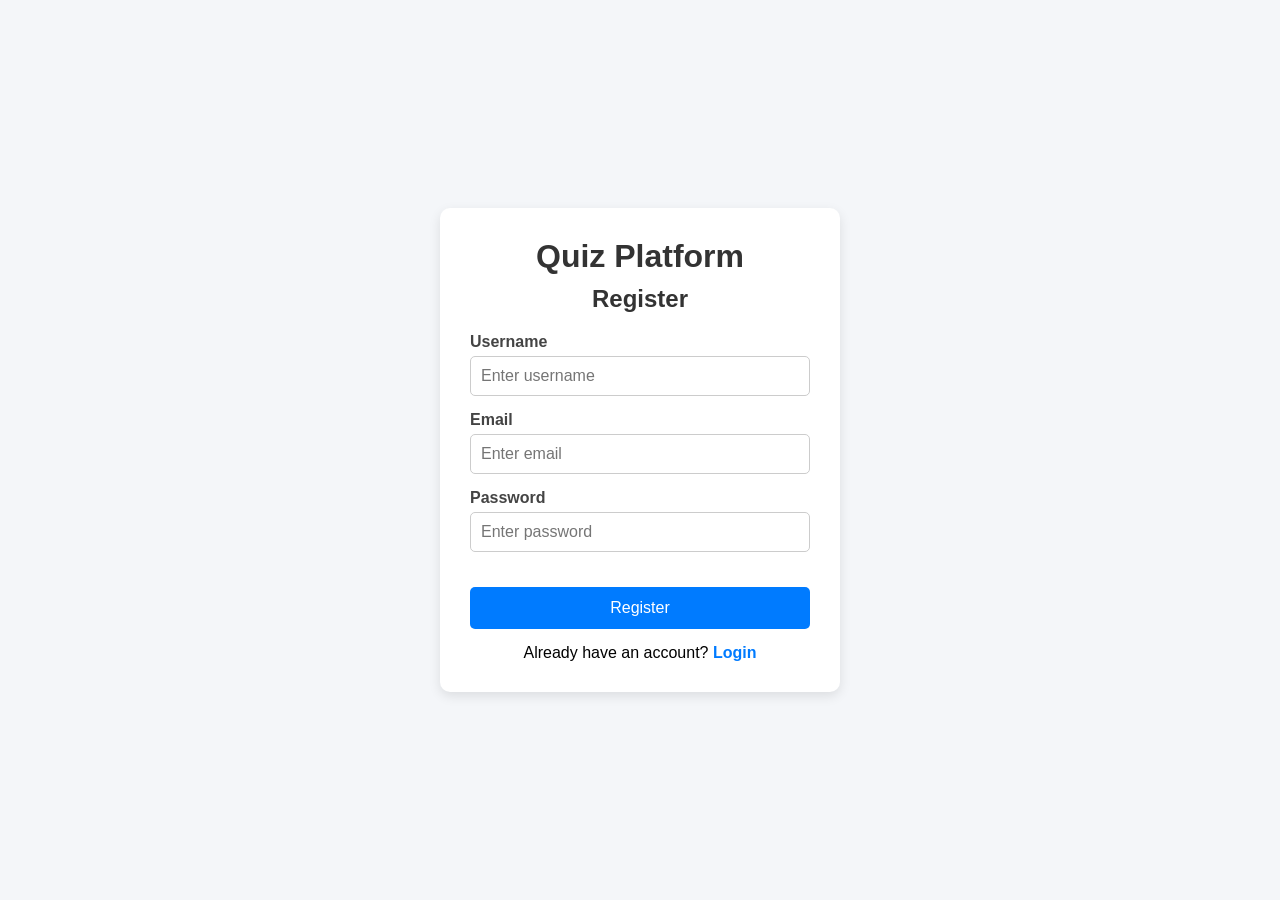
<file: index.html>
<!DOCTYPE html>
<html lang="en">
<head>
    <meta charset="UTF-8">
    <meta name="viewport" content="width=device-width, initial-scale=1.0">
    <title>Register</title>

    <link rel="stylesheet" href="style.css">
</head>
<body>

    <div class="form-card">

        <h1>Quiz Platform</h1>
        <h2>Register</h2>

        <form id="registerForm">

            <div class="input-group">
                <label for="username">Username</label>
                <input
                    type="text"
                    id="username"
                    placeholder="Enter username"
                    required
                >
            </div>

            <div class="input-group">
                <label for="email">Email</label>
                <input
                    type="email"
                    id="email"
                    placeholder="Enter email"
                    required
                >
            </div>

            <div class="input-group">
                <label for="password">Password</label>
                <input
                    type="password"
                    id="password"
                    placeholder="Enter password"
                    required
                >
            </div>

            <p id="registerMessage"></p>

            <button type="submit">Register</button>

        </form>

        <p class="link-text">
            Already have an account?
            <a href="login.html">Login</a>
        </p>

    </div>

    <script src="script.js"></script>

</body>
</html>
</file>
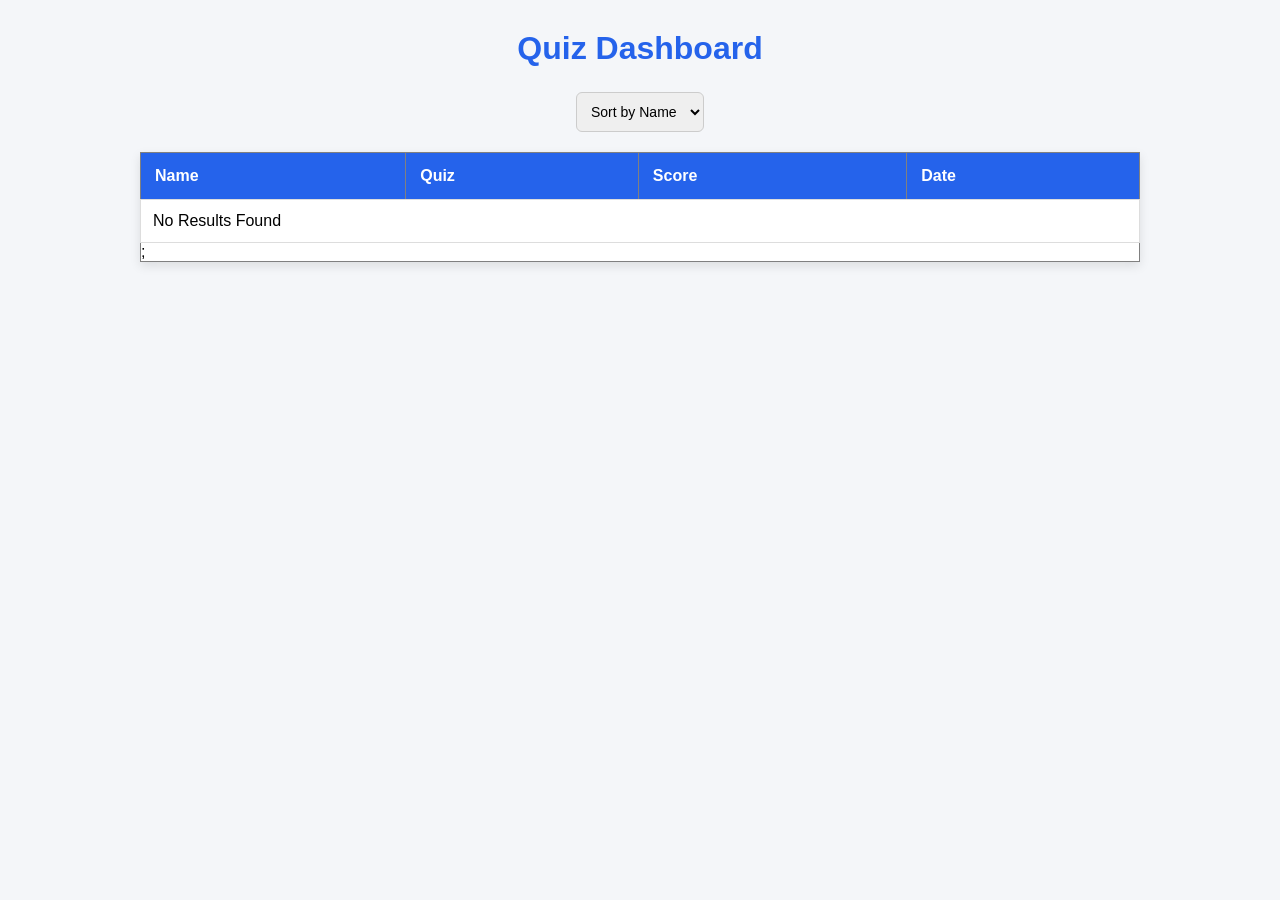
<file: dashboard.html>
<!DOCTYPE html>
<html lang="en">
<head>
    <meta charset="UTF-8">
    <meta name="viewport" content="width=device-width, initial-scale=1.0">
    <title>Dashboard</title>
    <link rel="stylesheet" href="dashboard.css">
</head>
<body>
    <h2>Quiz Dashboard</h2>

    <select id="sortBy">
        <option value="name">Sort by Name</option>
        <option value="score">Sort by Score</option>
        <option value="date">Sort by Date</option>

    </select>
<table border="1" id="resultTable">
    <thead>
        <tr>
            <th>Name</th>
            <th>Quiz</th>
            <th>Score</th>
            <th>Date</th>
        </tr>
    </thead>
    <tbody>
    </tbody>
</table>

    <script src="dashboard.js"></script>
    
</body>
</html>
</file>
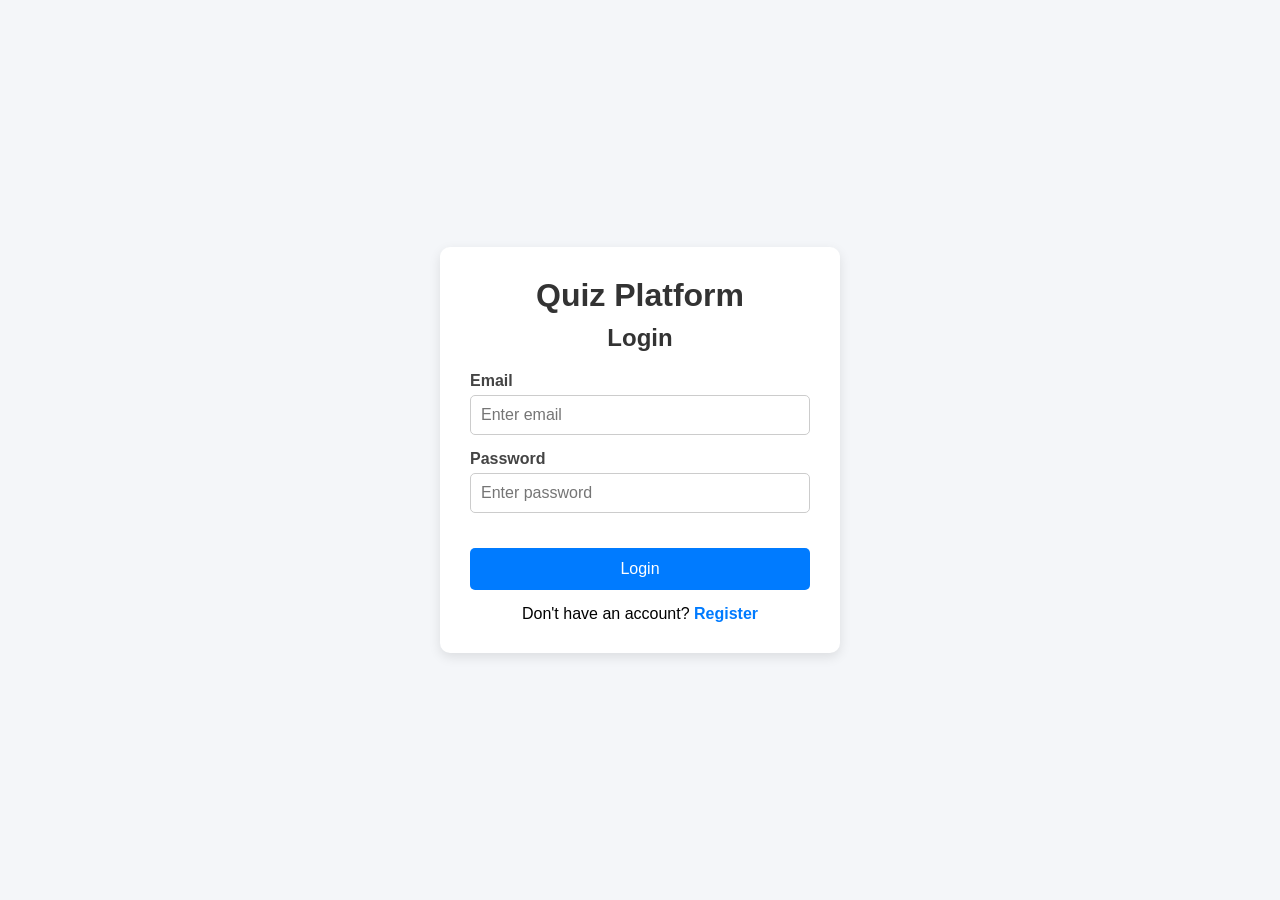
<file: login.html>
<!DOCTYPE html>
<html lang="en">
<head>
    <meta charset="UTF-8">
    <meta name="viewport" content="width=device-width, initial-scale=1.0">
    <title>Login</title>

    <link rel="stylesheet" href="style.css">
</head>
<body>

    <div class="form-card">

        <h1>Quiz Platform</h1>
        <h2>Login</h2>

        <form id="loginForm">

            <div class="input-group">
                <label for="loginEmail">Email</label>
                <input
                    type="email"
                    id="loginEmail"
                    placeholder="Enter email"
                    required
                >
            </div>

            <div class="input-group">
                <label for="loginPassword">Password</label>
                <input
                    type="password"
                    id="loginPassword"
                    placeholder="Enter password"
                    required
                >
            </div>

            <p id="loginMessage"></p>

            <button type="submit">Login</button>

        </form>

        <p class="link-text">
            Don't have an account?
            <a href="index.html">Register</a>
        </p>

    </div>

    <script src="script.js"></script>


</body>
</html>
</file>
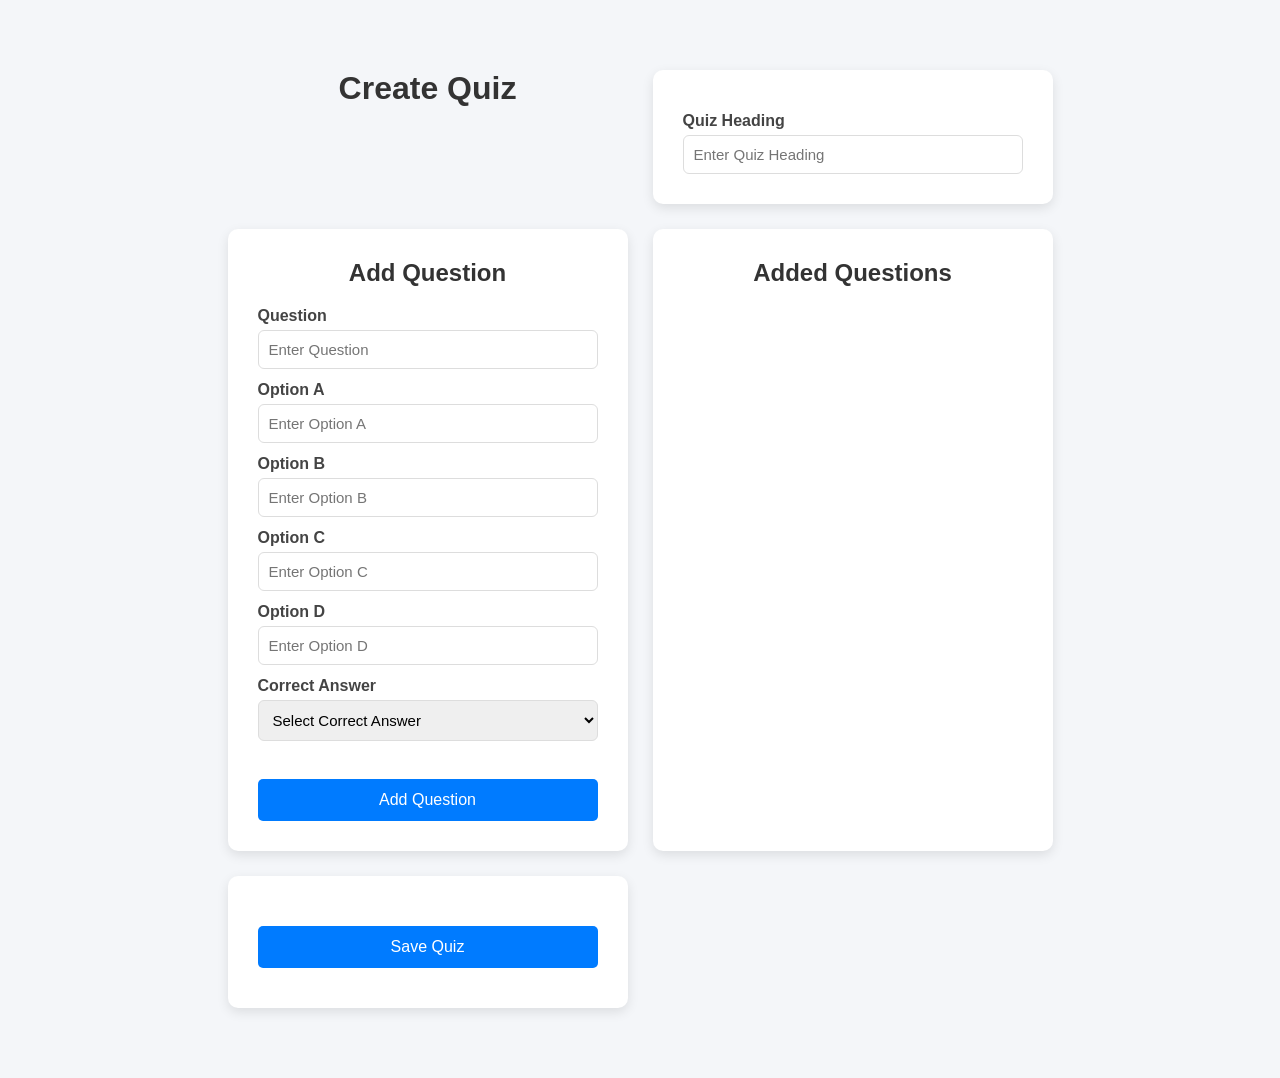
<file: quiz.html>
<!DOCTYPE html>
<html lang="en">
<head>
    <meta charset="UTF-8">
    <meta name="viewport" content="width=device-width, initial-scale=1.0">
    <title>Create Quiz</title>

    <link rel="stylesheet" href="style.css">
</head>
<body>

    <div class="container">

        <h1>Create Quiz</h1>

        <!-- Quiz Title -->
        <div class="form-card">

            <label for="quizHeading">Quiz Heading</label>
            <input
                type="text"
                id="quizHeading"
                placeholder="Enter Quiz Heading"
            >

        </div>

        <!-- Question Form -->
        <div class="form-card">

            <h2>Add Question</h2>

            <label for="question">
                Question
            </label>

            <input
                type="text"
                id="question"
                placeholder="Enter Question"
            >

            <label for="optionA">
                Option A
            </label>

            <input
                type="text"
                id="optionA"
                placeholder="Enter Option A"
            >

            <label for="optionB">
                Option B
            </label>

            <input
                type="text"
                id="optionB"
                placeholder="Enter Option B"
            >

            <label for="optionC">
                Option C
            </label>

            <input
                type="text"
                id="optionC"
                placeholder="Enter Option C"
            >

            <label for="optionD">
                Option D
            </label>

            <input
                type="text"
                id="optionD"
                placeholder="Enter Option D"
            >

            <!-- Correct Answer -->

            <label for="correctAnswer">
                Correct Answer
            </label>

            <select id="correctAnswer">
                <option value="">Select Correct Answer</option>
                <option value="A">Option A</option>
                <option value="B">Option B</option>
                <option value="C">Option C</option>
                <option value="D">Option D</option>
            </select>

            <br><br>

            <!-- Add Question Button -->

            <button id="addQuestionBtn">
                Add Question
            </button>

        </div>

        <!-- Show Added Questions -->

        <div class="form-card">

            <h2>Added Questions</h2>

            <div id="questionList">
                <!-- Questions will appear here -->
            </div>

        </div>

        <!-- Save Quiz -->
        
        <div class="form-card">

            <button id="saveQuizBtn">
                Save Quiz
            </button>

            <p id="quizMessage"></p>
            <div id="quizLink"></div>

        </div>

    </div>

    <script src="script.js"></script>

</body>
</html>
</file>
<file: style.css>
* {
    margin: 0;
    padding: 0;
    box-sizing: border-box;
}

body {
    font-family: Arial, sans-serif;
    background-color: #f4f6f9;
    min-height: 100vh;

    display: flex;
    justify-content: center;
    align-items: center;

    padding: 20px;
}

/* =========================
   Main Container
========================= */

.container {
    max-width: 1200px;
    margin: 30px auto;
    padding: 20px;

    display: grid;
    grid-template-columns: repeat(auto-fit, minmax(400px, 1fr));
    gap: 25px;
}

.form-card {
    background: white;
    padding: 25px;
    border-radius: 12px;
    box-shadow: 0 4px 12px rgba(0,0,0,0.08);
}

.form-card h2 {
    text-align: center;
    margin-bottom: 20px;
    color: #333;
}

/* Labels */
label {
    display: block;
    margin-top: 12px;
    margin-bottom: 5px;
    font-weight: bold;
    color: #444;
}

/* Inputs */
input,
select {
    width: 100%;
    padding: 10px;
    border: 1px solid #ddd;
    border-radius: 6px;
    font-size: 15px;
}

/* Focus Effect */
input:focus,
select:focus {
    outline: none;
    border-color: #1877f2;
}

/* Buttons */
button {
    width: 100%;
    padding: 12px;
    margin-top: 20px;

    background: #1877f2;
    color: white;

    border: none;
    border-radius: 6px;

    font-size: 16px;
    cursor: pointer;

    transition: 0.3s;
}

button:hover {
    background: #0f5ed7;
}

/* Added Questions */
#questionList {
    margin-top: 10px;
}

.question-item {
    background: #f8f9fa;
    border-left: 4px solid #1877f2;
    padding: 10px;
    margin-bottom: 10px;
    border-radius: 5px;
}

/* Messages */
#quizMessage {
    text-align: center;
    margin-top: 10px;
    font-weight: bold;
}

/* Success Message */
.success {
    color: green;
}

/* Error Message */
.error {
    color: red;
}

/* =========================
   Main Heading
========================= */

h1 {
    width: 100%;
    text-align: center;
    margin-bottom: 20px;
    color: #222;
}

/* =========================
   Responsive Design
========================= */

@media (max-width: 768px) {

    .container {
        flex-direction: column;
        align-items: center;
    }

    .form-card {
        width: 100%;
        max-width: 400px;
    }
}


*{
    margin: 0;
    padding: 0;
    box-sizing: border-box;
}

/* Page Styling */
body {
    font-family: Arial, sans-serif;
    background-color: #f4f6f9;

    display: flex;
    justify-content: center;
    align-items: center;

    min-height: 100vh;

    padding: 20px;
}

/* Form Container */
.form-card {
    width: 100%;
    max-width: 400px;

    background-color: white;

    padding: 30px;

    border-radius: 10px;

    box-shadow: 0 4px 12px rgba(0, 0, 0, 0.1);
}

/* Headings */
h1 {
    text-align: center;
    color: #333;
    margin-bottom: 10px;
}

h2 {
    text-align: center;
    color: #555;
    margin-bottom: 20px;
}

/* Input Groups */
.input-group {
    margin-bottom: 15px;
}

.input-group label {
    display: block;
    margin-bottom: 5px;

    font-weight: bold;
    color: #444;
}

.input-group input {
    width: 100%;

    padding: 10px;

    border: 1px solid #ccc;
    border-radius: 5px;

    font-size: 16px;
}

/* Input Focus */
.input-group input:focus {
    outline: none;
    border-color: #007bff;
}

/* Button */
button {
    width: 100%;

    padding: 12px;

    border: none;
    border-radius: 5px;

    background-color: #007bff;

    color: white;
    font-size: 16px;

    cursor: pointer;
}

button:hover {
    background-color: #0056b3;
}

/* Validation Messages */
#registerMessage,
#loginMessage {
    text-align: center;
    margin-bottom: 10px;
    font-weight: bold;
}

/* Link Text */
.link-text {
    text-align: center;
    margin-top: 15px;
}

.link-text a {
    color: #007bff;
    text-decoration: none;
    font-weight: bold;
}

.link-text a:hover {
    text-decoration: underline;
}

/* Mobile Responsive */
@media (max-width: 480px) {
    .form-card {
        padding: 20px;
    }

    h1 {
        font-size: 24px;
    }

    h2 {
        font-size: 20px;
    }
}
</file>
<file: dashboard.css>
/* Reset */
*{
    margin: 0;
    padding: 0;
    box-sizing: border-box;
}

/* Page Styling */
body{
    font-family: Arial, sans-serif;
    background-color: #f4f6f9;
    padding: 30px;
}

/* Heading */
h2{
    text-align: center;
    color: #2563eb;
    margin-bottom: 25px;
    font-size: 32px;
}

/* Sort Dropdown */
#sortBy{
    display: block;
    margin: 0 auto 20px;
    padding: 10px;
    border: 1px solid #ccc;
    border-radius: 6px;
    font-size: 14px;
    cursor: pointer;
}

/* Table */
#resultTable{
    width: 100%;
    max-width: 1000px;
    margin: auto;
    border-collapse: collapse;
    background: white;
    box-shadow: 0 4px 10px rgba(0, 0, 0, 0.1);
}

/* Table Header */
#resultTable th{
    background-color: #2563eb;
    color: white;
    padding: 14px;
    text-align: left;
}

/* Table Data */
#resultTable td{
    padding: 12px;
    border: 1px solid #ddd;
}

/* Alternate Rows */
#resultTable tbody tr:nth-child(even){
    background-color: #f9f9f9;
}

/* Hover Effect */
#resultTable tbody tr:hover{
    background-color: #eef4ff;
}

/* Responsive Table */
@media (max-width: 768px){

    body{
        padding: 15px;
    }

    h2{
        font-size: 24px;
    }

    #resultTable{
        font-size: 14px;
    }

    #resultTable th,
    #resultTable td{
        padding: 8px;
    }
}
</file>
